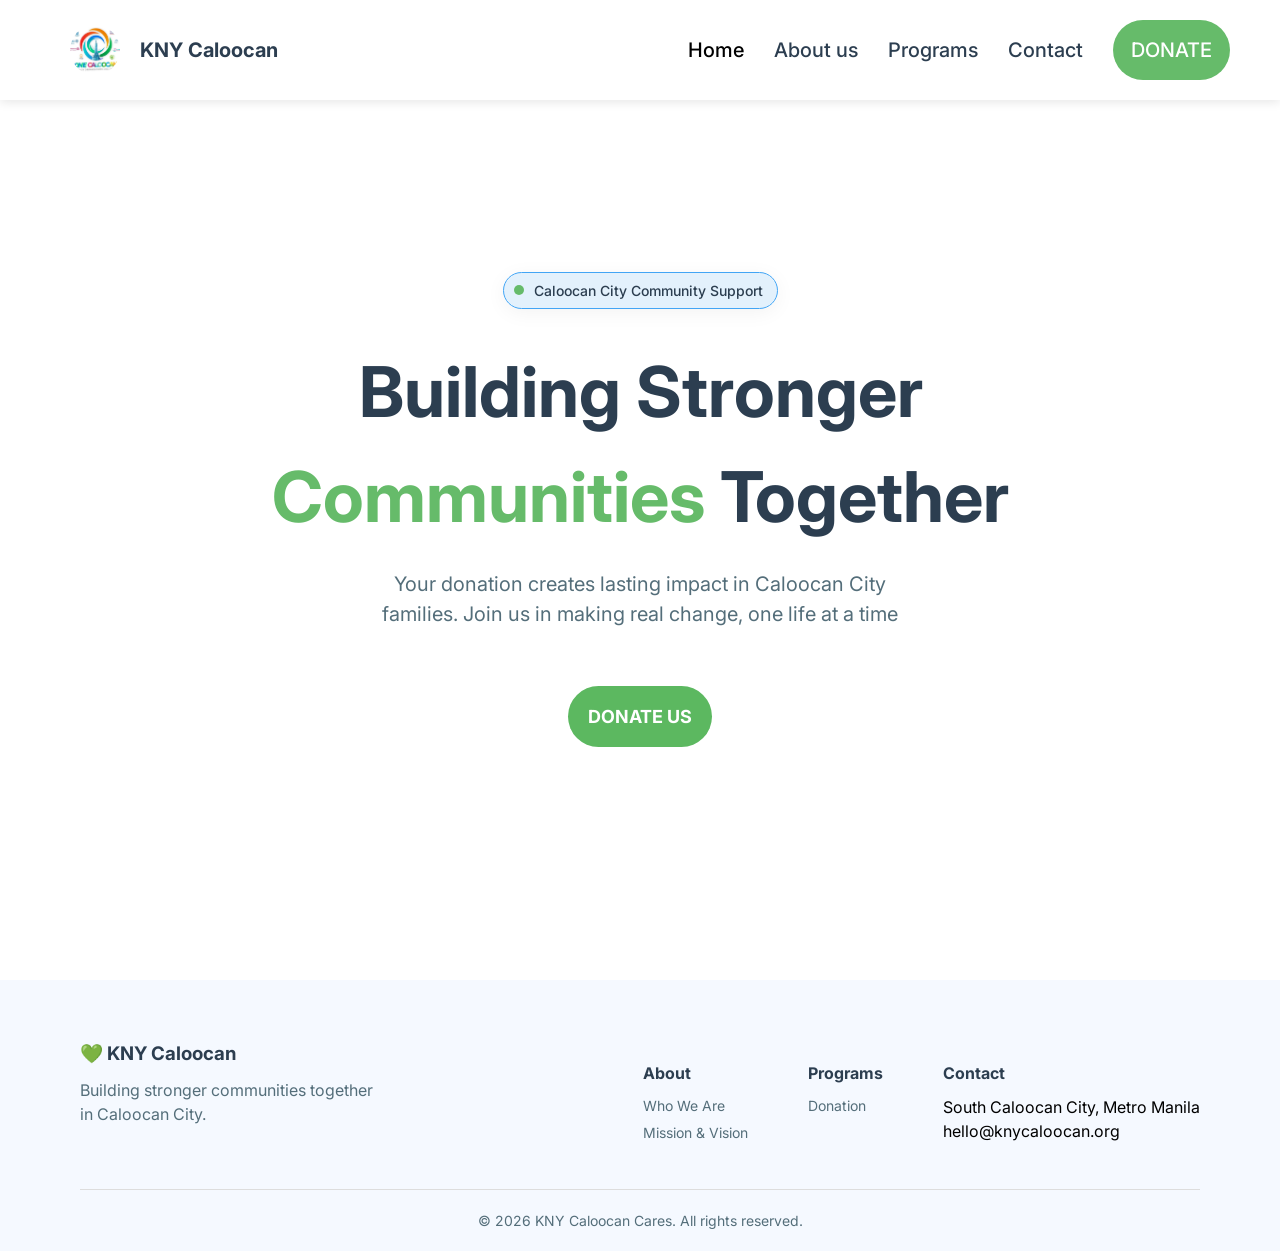
<file: index.html>
<!DOCTYPE html>
<html lang="en">
<head>
    <meta charset="UTF-8">
    <meta name="viewport" content="width=device-width, initial-scale=1.0">
    <link  rel="stylesheet" href="style.css">
    <title>knycaloocan.org</title>
</head>
<header>
    <nav class="navbar"> 
        <div class="logo"> <img src="images/650214766_957023653841620_2860628255667724414_n.jpg" alt="Caloocan logo"> <h2>KNY Caloocan</h2></div>

        <ul class="navlinks">
            <li><a href="index.html" class="nav-link">Home</a></li>
            <li><a href="about.html" class="nav-link">About us</a></li>
            <li><a href="program.html" class="nav-link">Programs</a></li>
            <li><a href="contact.html" class="nav-link">Contact</a></li> 
            <li><a href="donate.html" class="donate">DONATE</a></li>
        </ul>
    </nav>   

    <script>
const links = document.querySelectorAll(".nav-link");

links.forEach(link => {
    if (link.href === window.location.href) {
        link.classList.add("active");
    }
});
</script>

</header>
<body>
    <section class="hero">
    
  <div class="hero-content">
    <p><span class="community-glass fade-in-top-normal">Caloocan City Community Support</span></p>
  <h1 class="scale-up-top-normal">Building Stronger<br><span class="highlight scale-up-top-normal">Communities</span> Together</h1>
  <p class="fade-in-normal">Your donation creates lasting impact in Caloocan City<br> families. Join us in making real change, one life at a time</p>  
  <h2 class="fade-in-left-normal"><a href="donate.html">DONATE US</a></h2>
</div>
</section>

<footer class="footer">
  <div class="footer-container">

    <div class="footer-brand">
      <h3>💚 KNY Caloocan</h3>
      <p>Building stronger communities together in Caloocan City.</p>
    </div>

    <div class="footer-links">

      <div>
        <h4>About</h4>
        <a href="about.html#about-us">Who We Are</a>
        <a href="about.html#mission-vision">Mission & Vision</a>
      </div>

      <div>
        <h4>Programs</h4>
        <a href="program.html#grid-container">Donation</a>
      </div>

      <div>
        <h4>Contact</h4>
        <p>South Caloocan City, Metro Manila</p>
        <p>hello@knycaloocan.org</p>
      </div>

    </div>
  </div>

  <div class="footer-bottom">
    <p>© 2026 KNY Caloocan Cares. All rights reserved.</p>
  </div>
</footer>
    
</body>
</html>
</file>
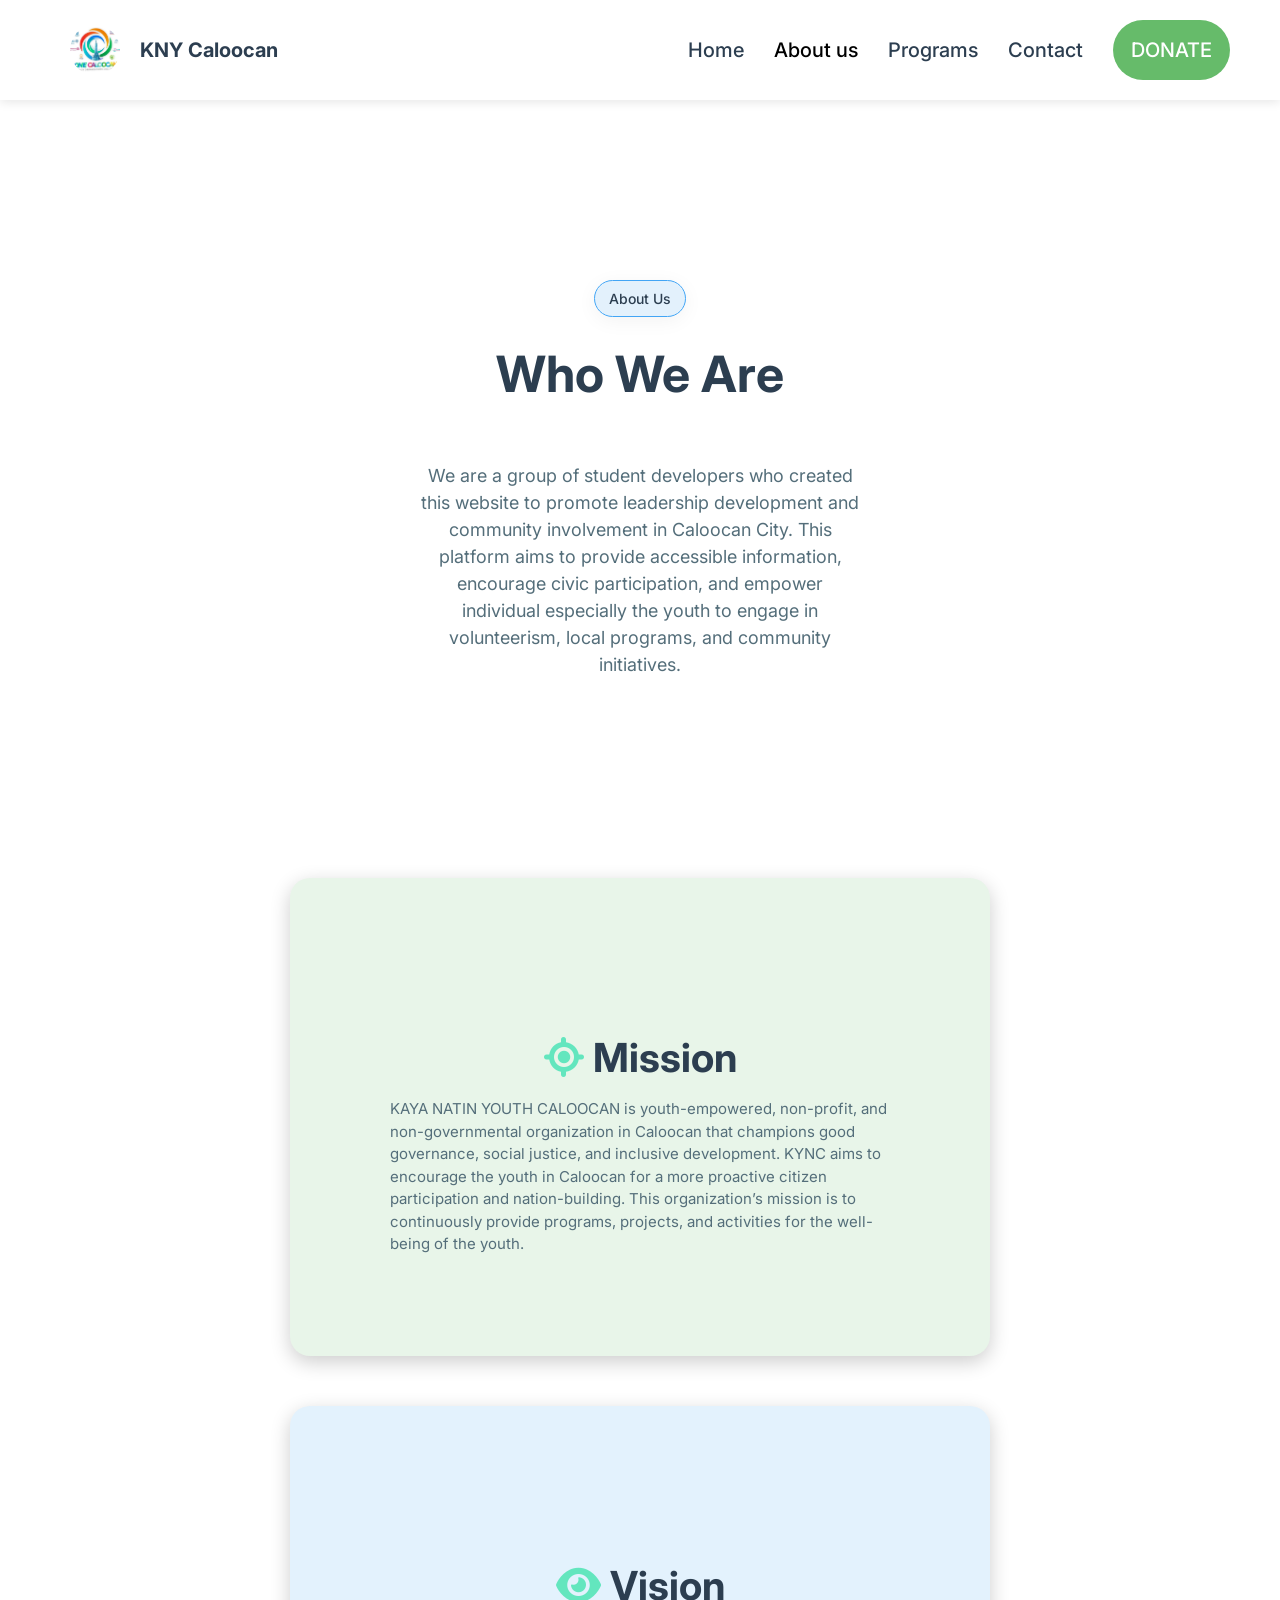
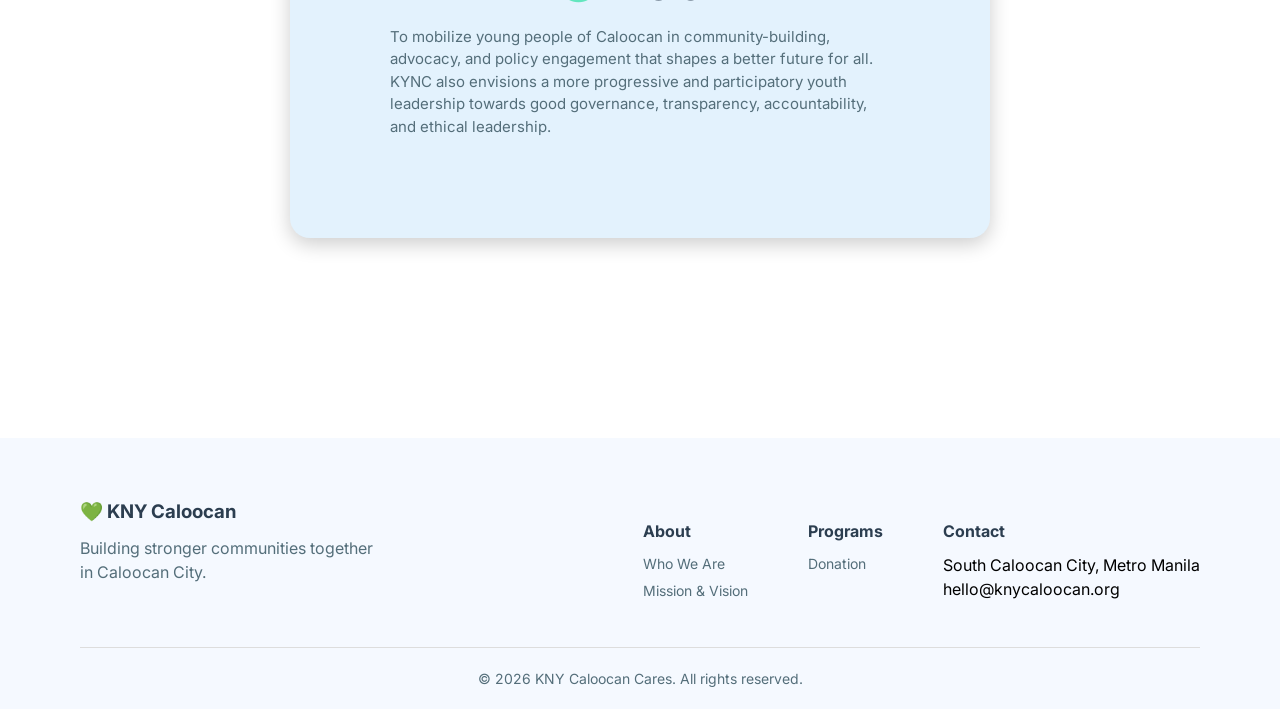
<file: about.html>
<!DOCTYPE html>
<html lang="en">
<head>
    <meta charset="UTF-8">
    <meta name="viewport" content="width=device-width, initial-scale=1.0">
    <link  rel="stylesheet" href="style.css">
    <link rel="stylesheet" href="https://cdnjs.cloudflare.com/ajax/libs/font-awesome/6.5.0/css/all.min.css">
    <title>knycaloocan.org</title>
</head>
<header>
    <nav class="navbar"> 
        <div class="logo"> <img src="images/650214766_957023653841620_2860628255667724414_n.jpg" alt="Caloocan logo"> <h2>KNY Caloocan</h2></div>

        <ul class="navlinks">
            <li><a href="index.html" class="nav-link">Home</a></li>
            <li><a href="about.html" class="nav-link">About us</a></li>
            <li><a href="program.html" class="nav-link">Programs</a></li>
            <li><a href="contact.html" class="nav-link">Contact</a></li> 
            <li><a href="donate.html" class="donate">DONATE</a></li>
        </ul>
    </nav>   

    <script>
const links = document.querySelectorAll(".nav-link");

links.forEach(link => {
    if (link.href === window.location.href) {
        link.classList.add("active");
    }
});
</script>

</header>
<body>
    
    <section class="about">
        <p><span class=" about-us fade-in-top-normal">About Us</span></p>
         <div class="about-content">
            <h1 class="scale-up-top-normal">Who We Are</h1>
            <p class="fade-in-normal">We are a group of student developers who created this website to promote leadership development and community involvement in Caloocan City. This platform aims to provide accessible information, encourage civic participation, and empower individual especially the youth to engage in volunteerism, local programs, and community initiatives.</p>  
        </div>
        
        <div class="mission-vision">
            <div class="box mission fade-in-left-normal">
                <h2><i class="fa-solid fa-location-crosshairs" style="color: rgb(99, 230, 190);"></i> Mission</h2>
                <p>KAYA NATIN YOUTH CALOOCAN is youth-empowered, non-profit, and non-governmental organization in Caloocan that champions good governance, social justice, and inclusive development. KYNC aims to encourage the youth in Caloocan for a more proactive citizen participation and nation-building. This organization’s mission is to continuously provide programs, projects, and activities for the well-being of the youth. </p>
                </div>

        <div class="box vision fade-in-right-normal">
                <h2><i class="fa-solid fa-eye" style="color: rgb(99, 230, 190);"></i> Vision</h2>
                <p>To mobilize young people of Caloocan in community-building, advocacy, and policy engagement that shapes a better future for all. KYNC also envisions a more progressive and participatory youth leadership towards good governance, transparency, accountability, and ethical leadership. 
</p>
                </div>

        
    </section>

    <footer class="footer">
  <div class="footer-container">

    <div class="footer-brand">
      <h3>💚 KNY Caloocan</h3>
      <p>Building stronger communities together in Caloocan City.</p>
    </div>

    <div class="footer-links">

      <div>
        <h4>About</h4>
        <a href="about.html#about-us">Who We Are</a>
        <a href="about.html#mission-vision">Mission & Vision</a>
      </div>

      <div>
        <h4>Programs</h4>
        <a href="program.html#grid-container">Donation</a>
      </div>

      <div>
        <h4>Contact</h4>
        <p>South Caloocan City, Metro Manila</p>
        <p>hello@knycaloocan.org</p>
      </div>

    </div>
  </div>

  <div class="footer-bottom">
    <p>© 2026 KNY Caloocan Cares. All rights reserved.</p>
  </div>
</footer>

    
</body>
</html>
</file>
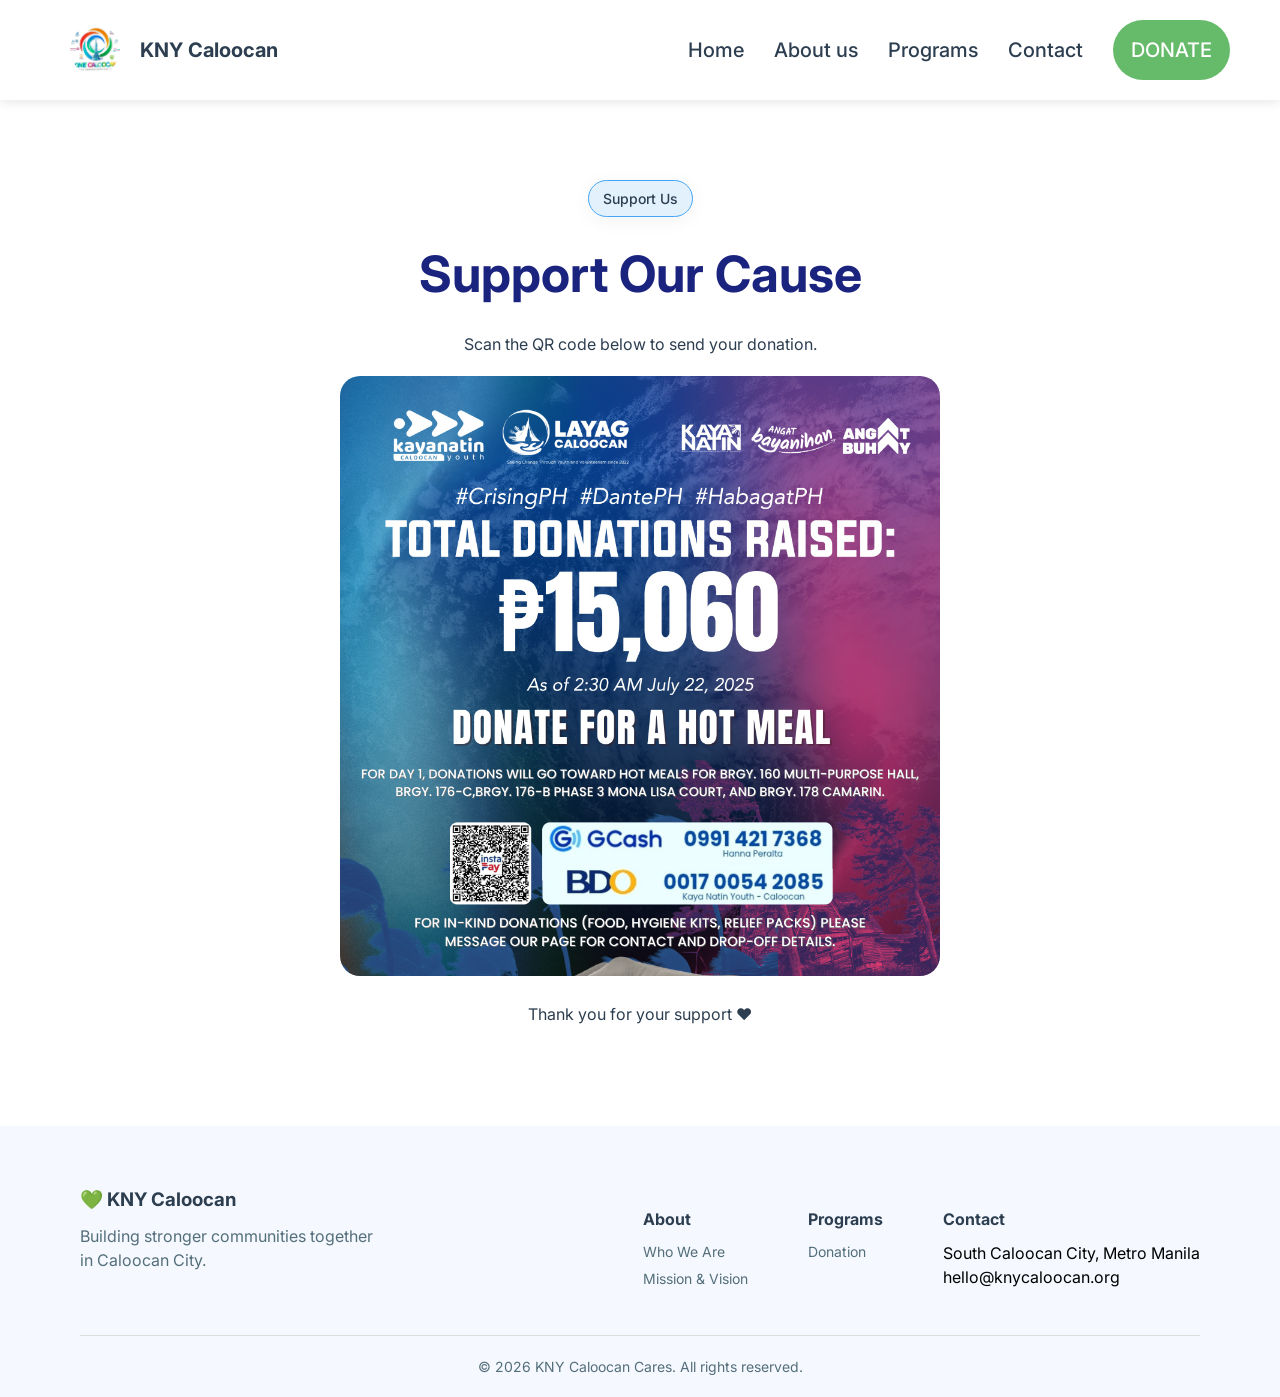
<file: donate.html>
<!DOCTYPE html>
<html lang="en">
<head>
    <meta charset="UTF-8">
    <title>Donate - Caloocan Cares</title>
    <link rel="stylesheet" href="style.css">
</head>
<body>

<header>
    <nav class="navbar"> 
        <div class="logo"> <img src="images/650214766_957023653841620_2860628255667724414_n.jpg" alt="Caloocan logo"> <h2>KNY Caloocan</h2></div>

        <ul class="navlinks">
            <li><a href="index.html" class="nav-link">Home</a></li>
            <li><a href="about.html" class="nav-link">About us</a></li>
            <li><a href="program.html" class="nav-link">Programs</a></li>
            <li><a href="contact.html" class="nav-link">Contact</a></li> 
            <li><a href="donate.html" class="donate">DONATE</a></li>
        </ul>
    </nav>   

    <script>
const links = document.querySelectorAll(".nav-link");

links.forEach(link => {
    if (link.href === window.location.href) {
        link.classList.add("active");
    }
});
</script>

</header>


<section class="donate-page">
    <p><span class="about-us fade-in-top-normal">Support Us</span></p>
    <h1 class="scale-up-top-normal">Support Our Cause</h1>
    <p class="fade-in-normal">Scan the QR code below to send your donation.</p>

    <div class="qr-box fade-in-bottom-normal">
        <img src="images/520575078_122149404062766152_1256042240874753059_n.jpg" alt="Donation">
    </div>

    <p class="fade-in-bottom-normal delay">Thank you for your support ❤️</p>
</section>

<footer class="footer">
  <div class="footer-container">

    <div class="footer-brand">
      <h3>💚 KNY Caloocan</h3>
      <p>Building stronger communities together in Caloocan City.</p>
    </div>

    <div class="footer-links">

      <div>
        <h4>About</h4>
        <a href="about.html#about-us">Who We Are</a>
        <a href="about.html#mission-vision">Mission & Vision</a>
      </div>

      <div>
        <h4>Programs</h4>
        <a href="program.html#grid-container">Donation</a>
      </div>

      <div>
        <h4>Contact</h4>
        <p>South Caloocan City, Metro Manila</p>
        <p>hello@knycaloocan.org</p>
      </div>

    </div>
  </div>

  <div class="footer-bottom">
    <p>© 2026 KNY Caloocan Cares. All rights reserved.</p>
  </div>
</footer>


</body>
</html>
</file>
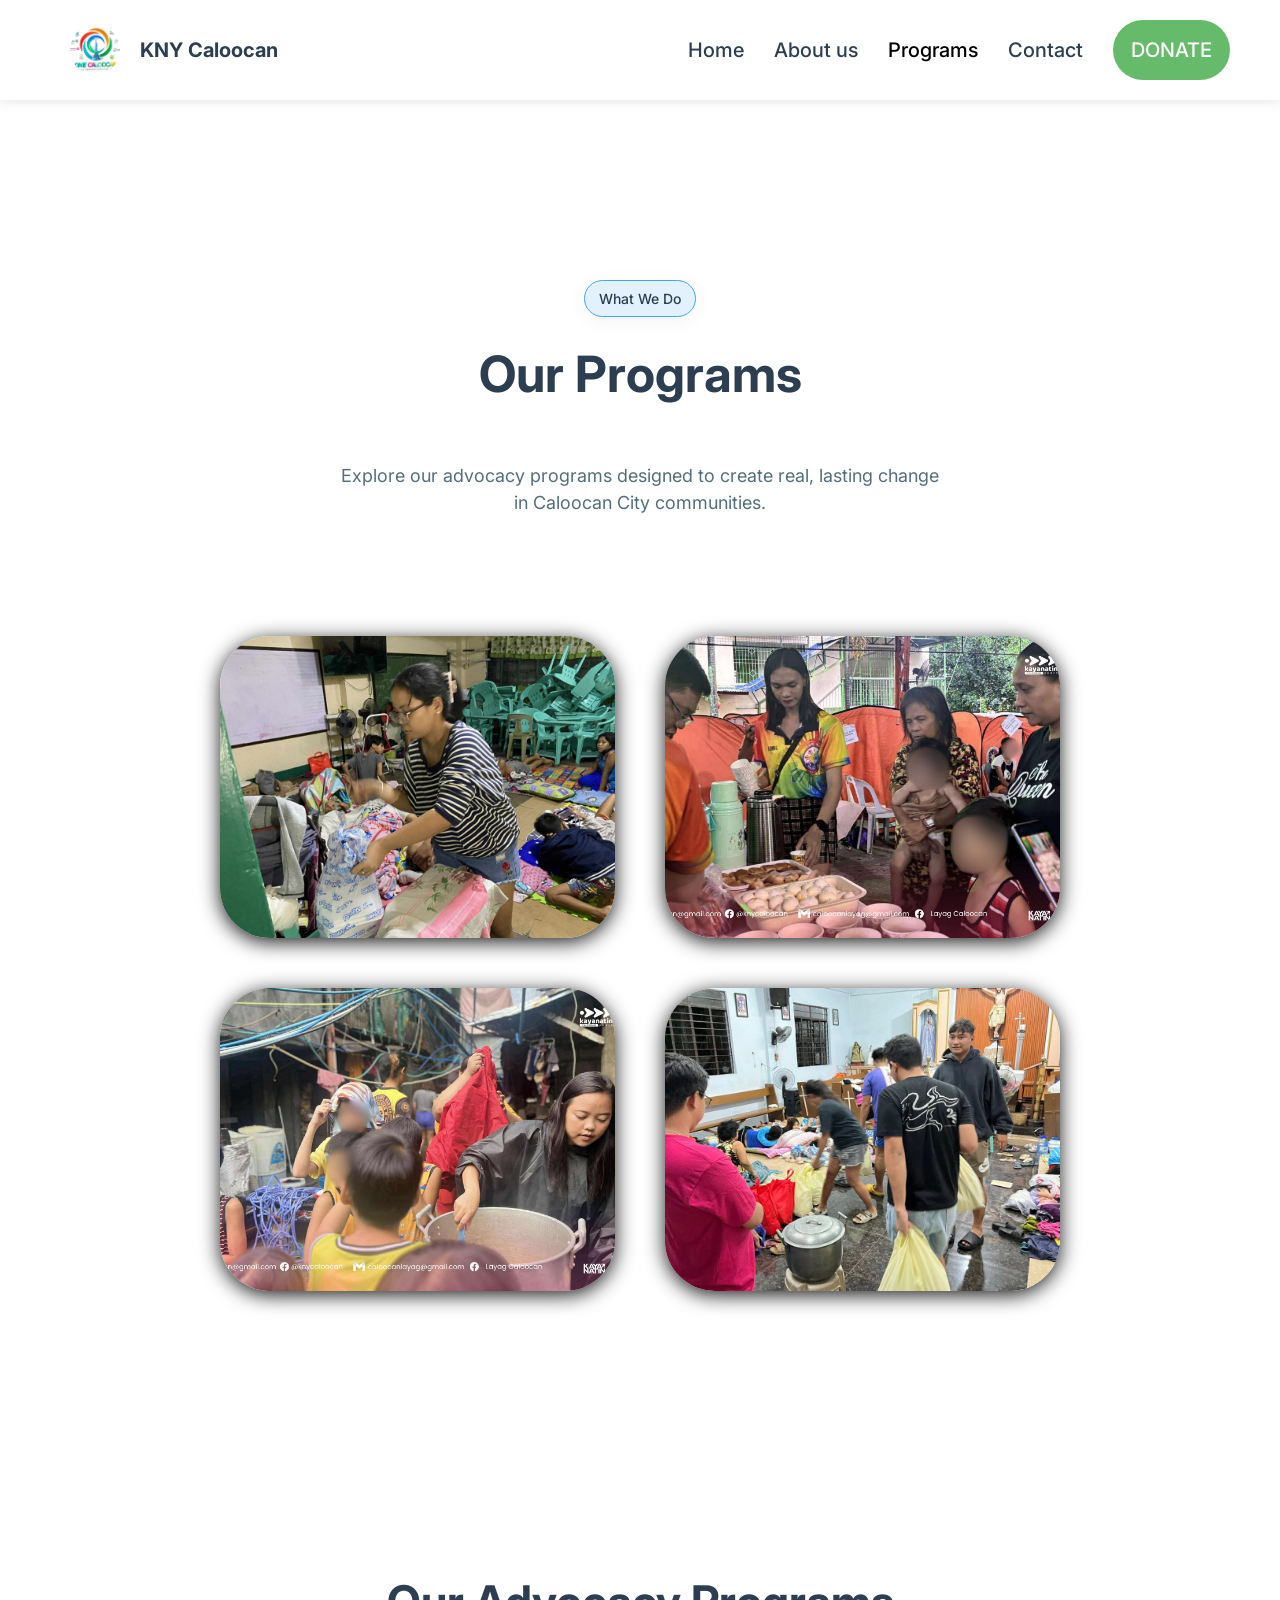
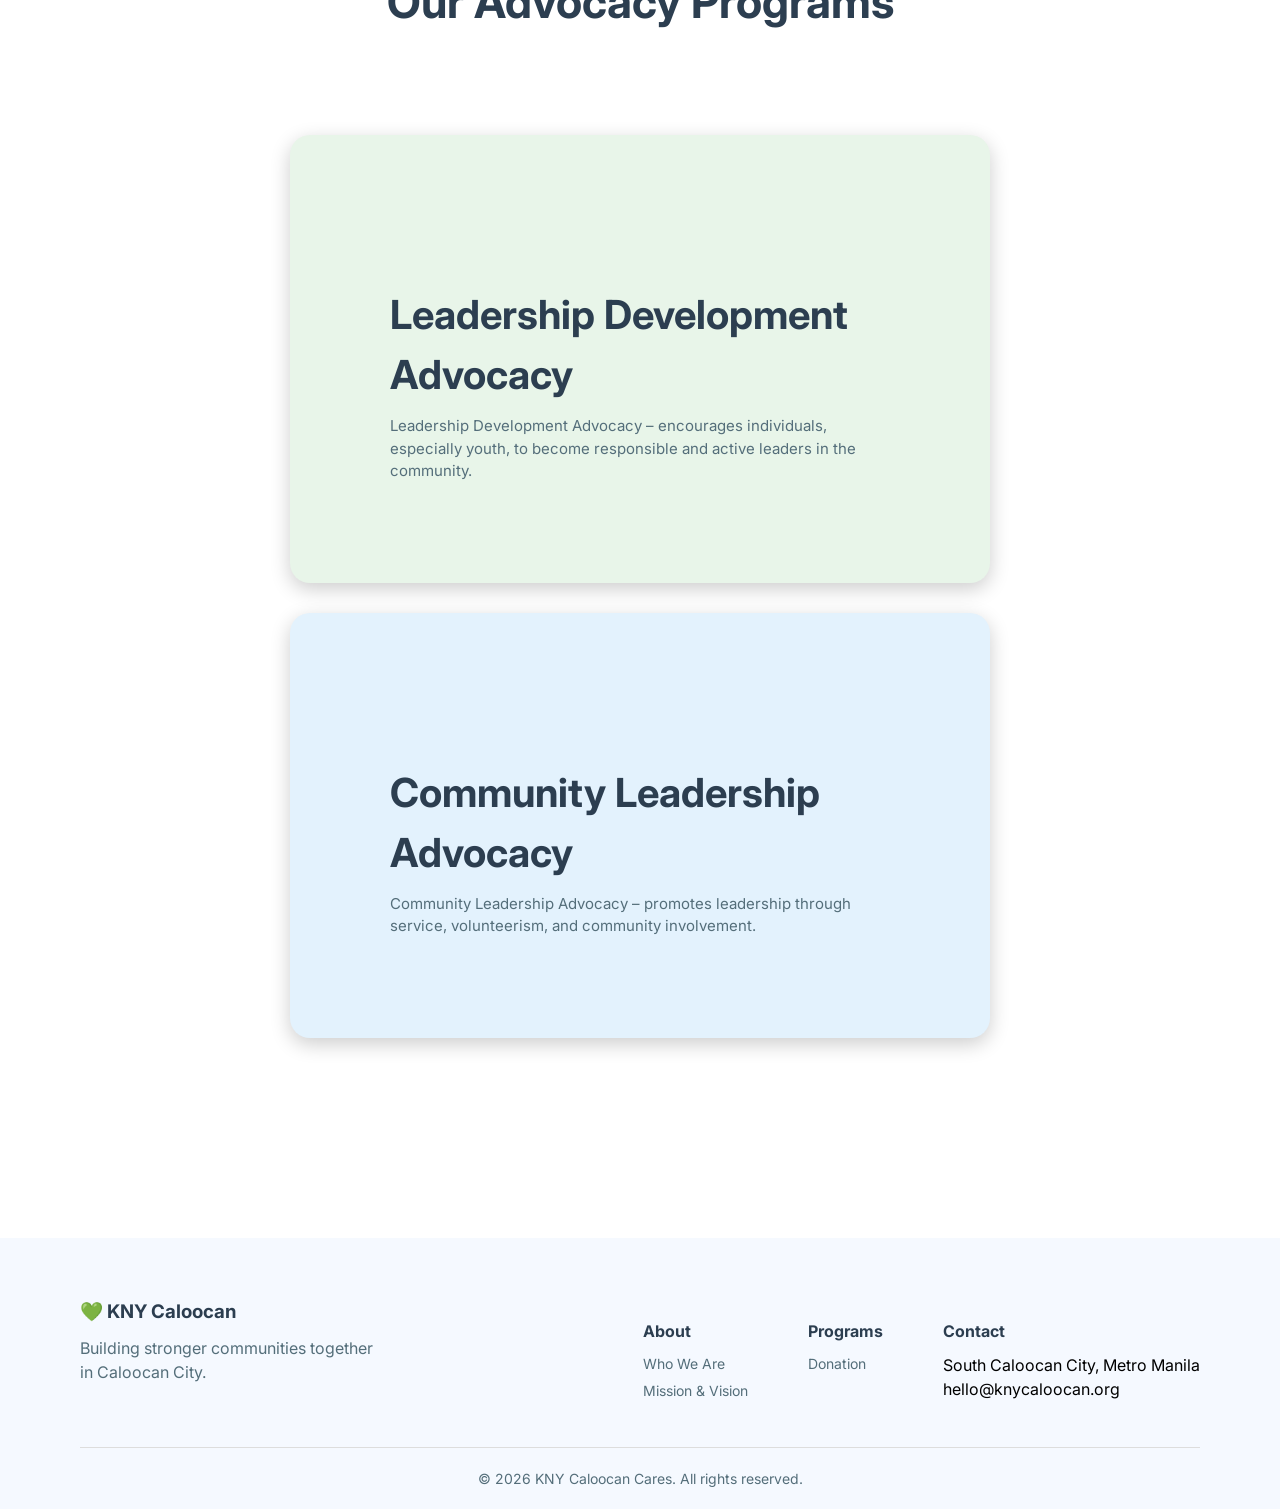
<file: program.html>
<!DOCTYPE html>
<html lang="en">
<head>
    <meta charset="UTF-8">
    <meta name="viewport" content="width=device-width, initial-scale=1.0">
    <link rel="stylesheet" href="style.css">
    <title>knycaloocan.org</title>
</head>
<header>
    <nav class="navbar"> 
        <div class="logo"> <img src="images/650214766_957023653841620_2860628255667724414_n.jpg" alt="Caloocan logo"> <h2>KNY Caloocan</h2></div>

        <ul class="navlinks">
            <li><a href="index.html" class="nav-link">Home</a></li>
            <li><a href="about.html" class="nav-link">About us</a></li>
            <li><a href="program.html" class="nav-link">Programs</a></li>
            <li><a href="contact.html" class="nav-link">Contact</a></li> 
            <li><a href="donate.html" class="donate">DONATE</a></li>
        </ul>
    </nav>
    
    <script>
const links = document.querySelectorAll(".nav-link");

links.forEach(link => {
    if (link.href === window.location.href) {
        link.classList.add("active");
    }
});
</script>

</header>
<body>

     <section class="program">
        <p><span class=" wwd-glass fade-in-top-normal ">What We Do</span></p>
         <div class="program-content">
            <h1 class="scale-up-top-normal">Our Programs</h1>
            <p class="fade-in-normal">Explore our advocacy programs designed to create real, lasting change in Caloocan City communities.</p>  
        </div>

        <div class="grid-container fade-in-bottom-normal">
    <div class="item"><img src="images/686901424_990458803538337_4386855258115236536_n.jpg" alt="donation-picture"></div>
    <div class="item"><img src="images/686961192_912338935147027_7021688140070498435_n.jpg" alt="donation-picture"></div>
    <div class="item"><img src="images/686985567_906261015784890_1560419657046444310_n.jpg" alt="donation-picture"></div>
    <div class="item"><img src="images/687821455_958096456833560_8633350212559903800_n.jpg" alt="donation-picture"></div>
  </div>

        <p><span class=" wwd-glass">What We Advocate</span></p>
        <div class="advocacy"><h1>Our Advocacy Programs</h1></div>

        <div class="leadership-community">
            <div class="box leadership">
                <h2>Leadership Development Advocacy</h2>
                <p>Leadership Development Advocacy – encourages individuals, especially youth, to become responsible and active leaders in the community.</p>
                </div>

        <div class="box community">
                <h2>Community Leadership Advocacy</h2>
                <p>Community Leadership Advocacy – promotes leadership through service, volunteerism, and community involvement.</p>
                </div>
        
    </section>

    <footer class="footer">
  <div class="footer-container">

    <div class="footer-brand">
      <h3>💚 KNY Caloocan</h3>
      <p>Building stronger communities together in Caloocan City.</p>
    </div>

    <div class="footer-links">

      <div>
        <h4>About</h4>
        <a href="about.html#about-us">Who We Are</a>
        <a href="about.html#mission-vision">Mission & Vision</a>
      </div>

      <div>
        <h4>Programs</h4>
        <a href="program.html#grid-container">Donation</a>
      </div>

      <div>
        <h4>Contact</h4>
        <p>South Caloocan City, Metro Manila</p>
        <p>hello@knycaloocan.org</p>
      </div>

    </div>
  </div>

  <div class="footer-bottom">
    <p>© 2026 KNY Caloocan Cares. All rights reserved.</p>
  </div>
</footer>
    
</body>
</html>
</file>
<file: style.css>
@import url('https://fonts.googleapis.com/css2?family=Inter:wght@300;400;500;600;700;800;900&display=swap');
*, 
*::before, 
*::after { 
    box-sizing: border-box;
}

:root {

  
  --primary-green: #66BB6A;
  --dark-green: #5CB860;
  --light-green: #E8F5E9;


  --secondary-blue: #42A5F5;
  --light-blue: #E3F2FD;
  --bg-blue: #F5F9FF;


  --navy: #1A237E;
  --dark-navy: #2C3E50;
  --muted-gray: #546E7A;


  --white: #FFFFFF;
  --footer-gray: #FAFBFC;
}

body {
    margin: 0;
    font-family: 'Inter', sans-serif;
    background-color: var(--white);
    line-height: 1.5; 
    max-width: 100%;
    height: auto;
    padding-top: 80px;
}

h1, h2, h3, p {
    margin: 0;
}

.navbar {
    background-color: var(--white);
    box-shadow: 0 2px 10px rgba(0,0,0,0.1);
    position: fixed;
    top: 0;
    left: 0;
    width: 100%;
    height: 100px;
    
    display: flex;
    justify-content: space-between;
    align-items: center;

    padding: 0 50px;
    z-index: 1000;
}

.logo {
  display: flex;
  align-items: center;   
  margin: 20px;
      
}

.logo img {
  width: 50px;         
  height: 50px;
  object-fit: cover;
  border-radius: 50%;
     
}

.logo h2 {
  margin: 20px;
  font-size: 20px;
  color: var(--dark-navy); 
}

.navlinks {
    display: flex;
    gap: 30px;
    list-style: none;
}

.navlinks a {
    text-decoration: none;
    color: var(--dark-navy);
    font-size: 20px;
    font-weight: 500;
}

.navlinks a:hover {
    color: var(--primary-green);
}

.navlinks a.nav-link.active {
    color: black;
}

.navlinks a.donate.active {
    color: black;
}

.navlinks a.donate {
    background-color: var(--primary-green);
    color: var(--white);
    border-radius: 999px;
    padding: 18px 18px;
}

.navlinks a.donate:hover {
    background-color: var(--primary-green);
    color: var(--dark-navy);
    border: 2px solid var(--primary-green);
}

.hero {
  min-height: 100vh;
  display: flex;
  flex-direction: column;
  align-items: center;
  text-align: center;
  padding: 100px 20px;
}

.hero-content {
    position: relative;
    margin: auto;
    text-align: center
}

.community-glass {
  display: inline-block;
  padding: 7px 14px;
  font-size: 14px;
  border-radius: 999px;

  
  background: rgba(21, 133, 224, 0.116);
  backdrop-filter: blur(8px);
  -webkit-backdrop-filter: blur(8px);

 
  border: 1px solid var(--secondary-blue);

  color: var(--dark-navy);
  font-weight: 500;

  
  box-shadow: 0 4px 20px rgba(0,0,0,0.05);

  margin-bottom: 0;
  padding-left: 30px;
}

.community-glass::before {
  content: '';
  position: absolute;
  left: 10px;
  top: 50%;
  transform: translateY(-50%);
  width: 10px; 
  height: 10px; 
  background-color: var(--primary-green);
  border-radius: 50%; 
}

@keyframes fade-in-top-normal {
  0% {
    opacity: 0;
    transform: translateY(-20px);
  }
  100% {
    opacity: 1;
    transform: translateY(0);
  }
}

.fade-in-top-normal {
  opacity: 0;
  animation: fade-in-top-normal 1s ease-out 0.8s forwards;
}

.highlight {
    color:  #66BB6A;
}

.hero-content h1 {
    color: var(--dark-navy);
    font-size: 70px;
    font-weight: 700;
    
    margin-bottom: 20px;
}

@keyframes scale-up-top-normal {
  0% {
    transform: scale(0.5);
    transform-origin: 50% 0%;
    opacity: 0;
  }
  100% {
    transform: scale(1);
    transform-origin: 50% 0%;
    opacity: 1;
  }
}

.scale-up-top-normal {
  opacity: 0;
  animation: scale-up-top-normal 1s ease-out forwards;
}

.hero-content p {
    color: var(--muted-gray);
    font-size: 20px;
    font-weight: 400;
    max-width: 100%;

    margin-bottom: 30px;
}

  @keyframes fade-in-normal {
  0% {
    opacity: 0;
    transform: translateY(10px);
  }
  100% {
    opacity: 1;
    transform: translateY(0);
  }
}

.fade-in-normal {
  opacity: 0; 
  animation: fade-in-normal 1.5s cubic-bezier(0.895, 0.030, 0.685, 0.220) 0.1s forwards;
}

.hero-content h2 a {
    color: var(--white);
    background-color: #5CB860;
    border-radius: 50px;
    max-width: fit-content;
    margin: auto;
    padding: 20px;
    font-size: 18px;
    text-decoration: none;
    
}

@keyframes fade-in-left-normal {
  0% {
    transform: translateX(-50px);
    opacity: 0;
  }
  100% {
    transform: translateX(0);
    opacity: 1;
  }
}

.fade-in-left-normal {
  opacity: 0; 
  animation: fade-in-left-normal 1s ease-out 1s forwards;
}

@keyframes fade-in-right-normal {
  0% {
    transform: translateX(50px);
    opacity: 0;
  }
  100% {
    transform: translateX(0);
    opacity: 1;
  }
}

.fade-in-right-normal {
  opacity: 0; 
  animation: fade-in-right-normal 1s ease-out 1.3s forwards;
}

@keyframes fade-in-bottom-normal {
  0% {
    opacity: 0;
    transform: translateY(40px);
  }
  100% {
    opacity: 1;
    transform: translateY(0);
  }
}

.fade-in-bottom-normal {
  opacity: 0;
  animation: fade-in-bottom-normal 1s ease-out 1.2s forwards;
} 

.delay {
  animation-delay: 1.2s;
}

/*___________ABOUT US BELOW_______________*/


.about {
  min-height: 100vh;
  display: flex;
  flex-direction: column;
  align-items: center;
  text-align: center;
  padding: 200px;
}

.about-us {
  display: inline-block;
  padding: 7px 14px;
  font-size: 14px;
  border-radius: 999px;


  background: rgba(21, 133, 224, 0.116);
  backdrop-filter: blur(8px);
  -webkit-backdrop-filter: blur(8px);

 
  border: 1px solid var(--secondary-blue);

  color: var(--dark-navy);
  font-weight: 500;

 
  box-shadow: 0 4px 20px rgba(0,0,0,0.05);

  margin-bottom: 20px;

}

.about-content h1 {
  color: var(--dark-navy);
  font-size: 50px;
  font-weight: 700;
  margin-bottom: 50px;
}

.about-content p {
  color: var(--muted-gray);
  max-width: 50%;
  font-size: 18px;
  font-weight: 400;
  margin: 0 auto 200px;
}


.mission-vision {
  display: flex;
  gap: 50px;
  justify-content: center;
  flex-wrap: wrap;
}

.box {
  max-width: 700px;
  height: auto;
  border-radius: 20px;

  display: flex;
  flex-direction: column;
  justify-content: center;
  align-items: center;

  padding: 100px;
  box-shadow: 0 6px 20px rgba(0,0,0,0.2);

}

.mission {
  background: var(--light-green);
}

.vision {
  background: var(--light-blue);
}

.box h2 {
  color: var(--dark-navy);
  margin-bottom: 10px;
  font-size: 40px;
  text-align: start;
  
}

.box p {
  color: var(--muted-gray);
  font-size: 15px;
  font-weight: 400;
  text-align: start;
}

/*___________PROGRAMAM_____________*/

.program {
  min-height: 100vh;
  display: flex;
  flex-direction: column;
  align-items: center;
  text-align: center;
  padding: 200px;
}

.wwd-glass {
  display: inline-block;
  padding: 7px 14px;
  font-size: 14px;
  border-radius: 999px;

  background: rgba(21, 133, 224, 0.116);
  backdrop-filter: blur(8px);
  -webkit-backdrop-filter: blur(8px);


  border: 1px solid var(--secondary-blue);

  color: var(--dark-navy);
  font-weight: 500;

  box-shadow: 0 4px 20px rgba(0,0,0,0.05);

  margin-bottom: 20px;

}

.program-content h1 {
  color: var(--dark-navy);
  font-size: 50px;
  font-weight: 700;
  margin-bottom: 50px;
}

.program-content p {
  color: var(--muted-gray);
  max-width: 70%;
  font-size: 18px;
  font-weight: 400;
  margin: 0 auto 100px;
}


.grid-container {
  display: grid;
  grid-template-columns: 1fr 1fr; 
  grid-template-rows: 1fr 1fr;    
  gap: 50px;
  padding: 20px;
  margin: 0 auto 200px;
}

.item img {
  width: 100%;
  height: 100%;
  object-fit: cover;
  border-radius: 50px;
  box-shadow: 0 4px 20px rgba(0,0,0,0.9);
}

.advocacy {
  color: var(--dark-navy);
  font-size: 30px;
  font-weight: 700;
  margin: 0 auto 100px;
}

.leadership-community {
  display: flex;
  gap: 30px;
  justify-content: center;
  flex-wrap: wrap;
}


.leadership {
  background: var(--light-green);
}

.community {
  background: var(--light-blue);
}

.box h2 {
  color: var(--dark-navy);
  margin-bottom: 10px;
  font-size: 40px;
  text-align: start;
  
}

.box p {
  color: var(--muted-gray);
  font-size: 15px;
  font-weight: 400;
  text-align: start;
}





/*_______contact___________*/

.contact {
  height: 50vh;
  display: flex;
  flex-direction: column;
  align-items: center;
  text-align: center;
  padding: 200px;
  background-color: var(--bg-blue);
}

.git-glass {
  display: inline-block;
  padding: 7px 14px;
  font-size: 14px;
  border-radius: 999px;

 
  background: rgba(21, 224, 65, 0.116);
  backdrop-filter: blur(8px);
  -webkit-backdrop-filter: blur(8px);

 
  border: 1px solid var(--dark-green);

  color: var(--dark-navy);
  font-weight: 400;

 
  box-shadow: 0 4px 20px rgba(0,0,0,0.05);

  margin-bottom: 20px;

}

.contact-content h1 {
  color: var(--navy);
  font-size: 50px;
  font-weight: 700;
  margin-bottom: 20px;
}

.contact-content p {
  color: var(--muted-gray);
  max-width: 70%;
  font-size: 18px;
  font-weight: 400;
  margin: 0 auto 500px;
}

.info {
  background-color: var(--white);
  box-shadow: 0 6px 20px rgba(0,0,0,0.2);
  min-height: 80vh  ;
  
}


.container {
    width: 90%;
    margin: auto;
    padding: 20px;
}

.row {
    display: flex;
    flex-wrap: wrap;
    gap: 200px;
}

.column {
    flex: 1;
    min-width: 300px;
    border-radius: 20px;
    padding-left: 30px;
}

h2 {
    margin-top: 50px;
    font-size: 40px;
    margin-bottom: 50px;
    color: var(--navy);
}

.highlights {
  color: var(--dark-navy);
}

.info p {
    color: var(--muted-gray);
    margin: 60px 0;
}

form input,
form textarea {
    width: 100%;
    padding: 10px;
    margin-bottom: 10px;
    border: 1px solid #ccc;
    border-radius: 5px;
    font-size: 14px;
}

form button {
    padding: 10px 20px;
    background-color: var(--navy);
    color: var(--white);
    border: none;
    border-radius: 20px;
    cursor: pointer;
}

form button:hover {
    background-color: #0056b3;
}

iframe {
    width: 100%;
    height: 300px;
    border: 0;
    margin-top: 10px;
}

.map-section {
    margin-top: 40px;
}

.faq {
    margin-top: 40px;
}

.faq-item {
    margin-bottom: 10px;
}

.faq-item h4 {
    margin: 0;
}

.faq-item p {
    margin: 5px 0 0 0;
}


/*__________Donate______________*/

.donate-page {
    text-align: center;
    padding: 100px 20px;
}

.donate-page h1 {
    font-size: 50px;
    margin-bottom: 20px;
    color: var(--navy);
}

.donate-page p {
    color: var(--dark-navy);
    font-weight: 400;
}

.qr-box img {
    width: 600px;
    height: 600px;
    margin: 20px 0;
    border-radius: 20px;
}


/*_______FOOTER________*/

.footer {
  background: var(--bg-blue);
  padding: 60px 80px 20px;
}

.footer-container {
  display: flex;
  justify-content: space-between;
  flex-wrap: wrap;
  gap: 40px;
}

.footer-brand h3 {
  color: var(--dark-navy);
  margin-bottom: 10px;
}

.footer-brand p {
  color: var(--muted-gray);
  max-width: 300px;
}


.footer-links {
  display: flex;
  gap: 60px;
  flex-wrap: wrap;
}

.footer-links h4 {
  color: var(--dark-navy);
  margin-bottom: 10px;
}

.footer-links a {
  display: block;
  color: var(--muted-gray);
  text-decoration: none;
  margin-bottom: 6px;
  font-size: 14px;
}

.footer-links a:hover {
  color: var(--primary-green);
}


.footer-bottom {
  margin-top: 40px;
  padding-top: 20px;
  border-top: 1px solid #ddd;
  text-align: center;
  color: var(--muted-gray);
  font-size: 14px;
}

@media (max-width: 768px) {

    .navlinks {
        gap: 10px;
    }

    .navlinks a {
        font-size: 14px;
    }

    .hero {
        justify-content: center;
        text-align: center;
    }

    .hero-content {
        max-width: 90%;
    }
}
</file>
